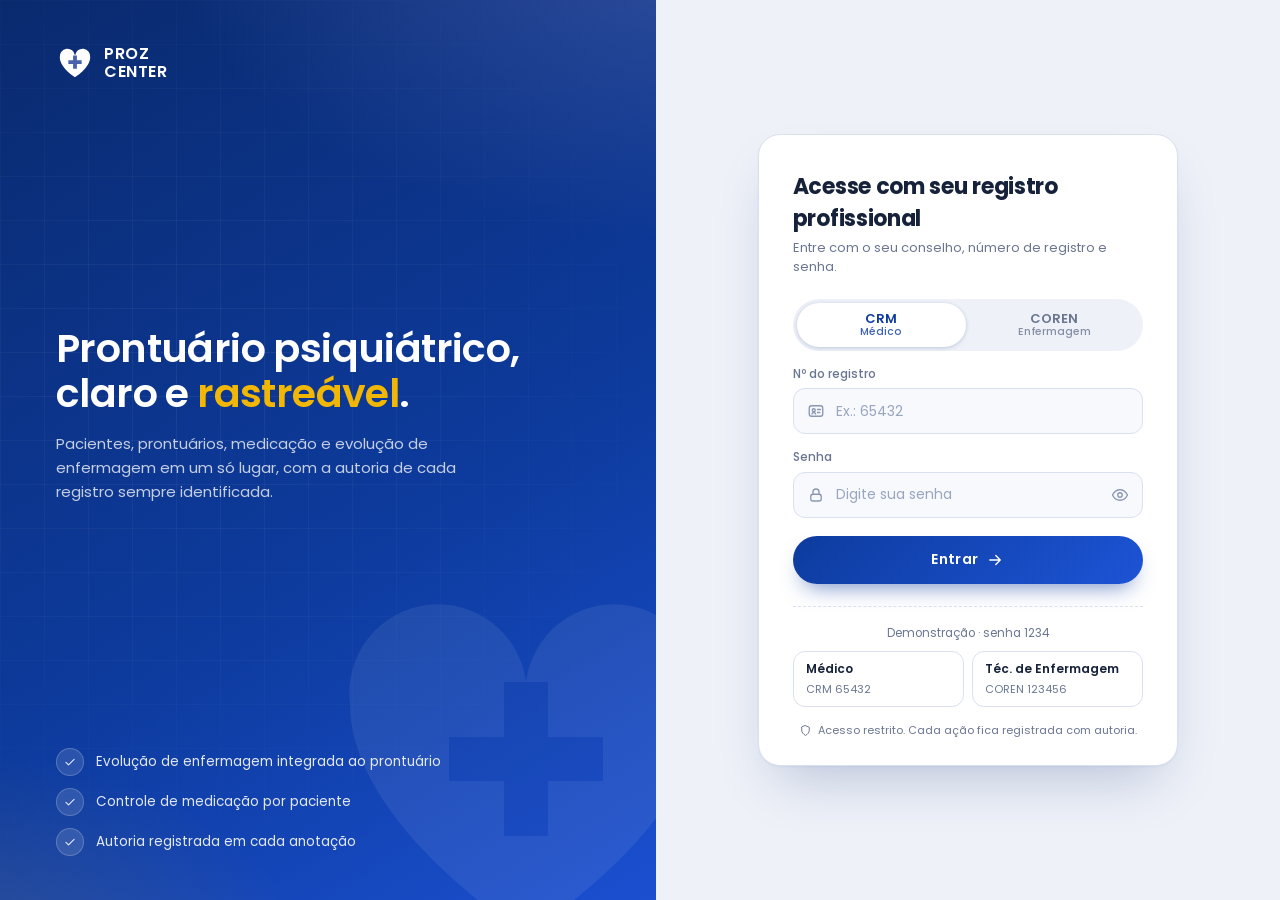
<file: index.html>
<!DOCTYPE html><html lang="pt-BR">
<head><meta charset="utf-8"><meta name="viewport" content="width=device-width, initial-scale=1, viewport-fit=cover"><meta name="theme-color" content="#4a62ad"><title>PROZ CENTER · Prontuário</title>
<meta name="description" content="Sistema de prontuário e evolução de enfermagem para ala psiquiátrica: pacientes, prontuários, medicação e registro de autoria.">
<meta name="robots" content="noindex, nofollow">
<link rel="icon" href="data:image/svg+xml,%3Csvg xmlns='http://www.w3.org/2000/svg' viewBox='0 0 40 40'%3E%3Crect width='40' height='40' rx='8' fill='%234a62ad'/%3E%3Cpath d='M20 34S6 25 6 15a7 7 0 0 1 14-2 7 7 0 0 1 14 2c0 10-14 19-14 19z' fill='%23fff'/%3E%3Cpath d='M20 13v13M13.500 19.500h13' stroke='%234a62ad' stroke-width='3.500'/%3E%3C/svg%3E">
<link rel="icon" type="image/png" sizes="32x32" href="favicon-32.png"><link rel="apple-touch-icon" href="apple-touch-icon.png">
<meta property="og:type" content="website"><meta property="og:title" content="PROZ CENTER · Prontuário"><meta property="og:description" content="Sistema de prontuário e evolução de enfermagem para ala psiquiátrica: pacientes, prontuários, medicação e registro de autoria."><meta property="og:image" content="og-image.png"><meta property="og:image:width" content="1200"><meta property="og:image:height" content="630"><meta property="og:locale" content="pt_BR">
<meta name="twitter:card" content="summary_large_image"><meta name="twitter:image" content="og-image.png">
<link href="https://fonts.googleapis.com/css2?family=Poppins:wght@400;500;600;700&display=swap" rel="stylesheet">
<link rel="stylesheet" href="style.css"></head>
<body><div id="app"></div><dialog id="dlg"></dialog>
<script src="script.js" defer></script></body>
</html>
</file>
<file: style.css>
:root {
  --side:#4a62ad;
  --pri:#0d3b9e;
  --navy:#0a2a6e;
  --bg:#eef1f8;
  --tx:#16213a;
  --mut:#6a7690;
  --bd:#d9e0f0;
  --red:#d32f2f;
  --grn:#2e7d32;
  --yel:#f2b705
}

* {
  box-sizing:border-box
}

html,body {
  margin:0
}

body {
  background:var(--bg);
  color:var(--tx);
  font:14px/1.45 Poppins,system-ui,sans-serif
}

button,input,select,textarea {
  font:inherit;
  color:inherit
}

html {
  -webkit-text-size-adjust:100%
}

body {
  overflow-x:hidden
}

img {
  max-width:100%
}

.app {
  display:grid;
  grid-template-columns:230px minmax(0,1fr);
  min-height:100vh
}

.side {
  background:var(--side);
  color:#fff;
  padding:18px 0;
  display:flex;
  flex-direction:column;
  position:sticky;
  top:0;
  height:100vh;
  height:100dvh;
  overflow-y:auto
}

.side-x,.burger,.scrim {
  display:none
}

.brand {
  display:flex;
  gap:8px;
  align-items:center;
  padding:0 18px 22px;
  font-weight:600;
  line-height:1.1;
  letter-spacing:.5px
}

.brand svg {
  width:34px;
  height:34px;
  flex:none
}

.nav {
  background:none;
  border:0;
  color:#fff;
  text-align:left;
  padding:14px 18px;
  cursor:pointer;
  display:flex;
  gap:10px;
  align-items:center;
  width:100%;
  font-weight:500
}

.nav:hover,.nav.on {
  background:rgba(255,255,255,.18)
}

.main {
  padding:16px 22px;
  min-width:0
}

.bar {
  display:flex;
  gap:12px;
  align-items:center;
  margin-bottom:18px
}

.search {
  flex:1;
  background:var(--pri);
  border:0;
  border-radius:99px;
  padding:10px 18px;
  color:#fff
}

.search::placeholder {
  color:#c9d6f6
}

.me {
  margin-left:auto;
  font-size:12px;
  text-align:right;
  color:var(--mut);
  line-height:1.35;
  min-width:max-content
}

.me b {
  color:var(--tx);
  display:block;
  font-size:13px;
  font-weight:700
}

.me {
  white-space:nowrap
}

.me b {
  color:var(--tx);
  display:block
}

h1 {
  font-size:20px;
  margin:0 0 4px
}

h2 {
  font-size:15px;
  margin:0 0 10px;
  display:flex;
  justify-content:space-between;
  align-items:center;
  gap:8px
}

.sub {
  color:var(--mut);
  margin:0 0 16px
}

.card {
  background:#fff;
  border:1px solid var(--bd);
  border-radius:12px;
  padding:16px;
  margin-bottom:14px
}

.big {
  display:grid;
  grid-template-columns:repeat(auto-fit,minmax(220px,1fr));
  gap:16px;
  margin-bottom:18px
}

.tile {
  background:var(--pri);
  color:#fff;
  border:0;
  border-radius:12px;
  padding:18px;
  text-align:left;
  cursor:pointer;
  display:block;
  width:100%
}

.tile b {
  display:block;
  font-size:26px
}

.tile.y {
  background:var(--yel);
  color:#3a2d00
}

.pills {
  display:flex;
  gap:10px;
  flex-wrap:wrap
}

.btn {
  background:var(--pri);
  color:#fff;
  border:0;
  border-radius:99px;
  padding:8px 18px;
  cursor:pointer;
  font-weight:600
}

.btn.s {
  padding:4px 12px;
  font-size:12px
}

.btn.o {
  background:#e3eafb;
  color:var(--pri)
}

.btn.r {
  background:var(--red)
}

.btn:disabled {
  opacity:.4;
  cursor:not-allowed
}

input,select,textarea {
  width:100%;
  background:#f7f9fd;
  border:1px solid var(--bd);
  border-radius:8px;
  padding:8px
}

label {
  display:block;
  font-size:12px;
  color:var(--mut);
  margin:9px 0 3px
}

table {
  width:100%;
  border-collapse:collapse;
  font-size:13px
}

th {
  background:var(--pri);
  color:#fff;
  font-weight:500;
  text-align:left;
  padding:8px
}

td {
  padding:8px;
  border-bottom:1px solid var(--bd);
  vertical-align:top
}

tr.lk {
  cursor:pointer
}

tr.lk:hover td {
  background:#f3f6fd
}

.tw {
  overflow-x:auto
}

.tag {
  font-size:11px;
  padding:2px 10px;
  border-radius:99px;
  background:#dff3e2;
  color:var(--grn);
  font-weight:600
}

.tag.x {
  background:#fde3e3;
  color:var(--red)
}

.by {
  font-size:11px;
  color:var(--mut)
}

.alert {
  color:var(--red);
  font-weight:600
}

.ob {
  background:#fde3e3;
  color:var(--red);
  padding:10px;
  border-radius:10px;
  margin-bottom:12px;
  font-weight:600
}

.g2 {
  display:grid;
  grid-template-columns:1fr 1fr;
  gap:14px
}

.row {
  display:grid;
  grid-template-columns:1fr 1fr;
  gap:8px
}

.vit {
  display:grid;
  grid-template-columns:repeat(3,1fr);
  gap:8px
}

.vit div {
  border:1px solid var(--bd);
  border-radius:10px;
  padding:8px
}

.vit b {
  font-size:18px;
  display:block
}

.vit span {
  font-size:11px;
  color:var(--mut)
}

.note {
  border-bottom:1px solid var(--bd);
  padding:8px 0
}

.note p {
  margin:4px 0;
  white-space:pre-wrap
}

.yel {
  background:#fff6d6;
  border-color:var(--yel)
}

dialog {
  border:0;
  border-radius:14px;
  width:min(520px,94vw);
  padding:18px
}

dialog::backdrop {
  background:rgba(0,0,0,.5)
}

/* ===== LOGIN ===== */
.login {
  min-height:100vh;
  display:grid;
  grid-template-columns:minmax(0,1.05fr) minmax(0,1fr);
  background:var(--bg)
}

.l-hero {
  position:relative;
  overflow:hidden;
  color:#fff;
  padding:44px 56px;
  display:flex;
  flex-direction:column;
  justify-content:space-between;
  gap:32px;
  background:radial-gradient(900px 520px at 108% -8%,rgba(74,98,173,.6),transparent 60%),radial-gradient(640px 420px at -10% 112%,rgba(242,183,5,.16),transparent 62%),linear-gradient(150deg,#0a2a6e 0%,#0d3b9e 60%,#1b4fd0 100%)
}

.l-hero::before {
  content:"";
  position:absolute;
  inset:0;
  background-image:linear-gradient(rgba(255,255,255,.06) 1px,transparent 1px),linear-gradient(90deg,rgba(255,255,255,.06) 1px,transparent 1px);
  background-size:44px 44px;
  -webkit-mask-image:radial-gradient(circle at 30% 42%,#000,transparent 75%);
  mask-image:radial-gradient(circle at 30% 42%,#000,transparent 75%);
  pointer-events:none
}

.l-hero>* {
  position:relative;
  z-index:1
}

.l-hero>.l-mark {
  position:absolute;
  z-index:0;
  right:-90px;
  bottom:-90px;
  width:440px;
  height:440px;
  opacity:.07;
  pointer-events:none
}

.l-brand {
  display:flex;
  gap:10px;
  align-items:center;
  font-weight:600;
  line-height:1.1;
  letter-spacing:.6px;
  font-size:16px
}

.l-brand svg {
  width:38px;
  height:38px;
  flex:none
}

.l-copy h1 {
  font-size:clamp(28px,3.1vw,42px);
  line-height:1.14;
  letter-spacing:-.6px;
  font-weight:600;
  margin:0 0 16px;
  max-width:13em
}

.l-copy h1 em {
  font-style:normal;
  color:var(--yel)
}

.l-copy p {
  margin:0;
  max-width:30em;
  font-size:15px;
  line-height:1.6;
  color:rgba(255,255,255,.76)
}

.l-feat {
  list-style:none;
  margin:0;
  padding:0;
  display:grid;
  gap:12px
}

.l-feat li {
  display:flex;
  gap:12px;
  align-items:center;
  font-size:13.5px;
  color:rgba(255,255,255,.88)
}

.l-feat i {
  flex:none;
  width:28px;
  height:28px;
  border-radius:50%;
  display:grid;
  place-items:center;
  background:rgba(255,255,255,.12);
  border:1px solid rgba(255,255,255,.2)
}

.l-feat svg {
  width:14px;
  height:14px
}

.l-pane {
  display:grid;
  place-items:center;
  padding:32px 24px
}

.l-card {
  width:min(420px,100%);
  background:#fff;
  border:1px solid var(--bd);
  border-radius:22px;
  padding:36px 34px 26px;
  box-shadow:0 1px 2px rgba(10,42,110,.05),0 28px 56px -20px rgba(10,42,110,.25);
  animation:l-up .5s ease both
}

@keyframes l-up {
  from {
  opacity:0;
  transform:translateY(12px)
}

}

.l-card h2 {
  display:block;
  font-size:22px;
  letter-spacing:-.3px;
  margin:0 0 4px
}

.l-card .l-sub {
  margin:0;
  color:var(--mut);
  font-size:13px
}

.seg {
  display:grid;
  grid-template-columns:1fr 1fr;
  gap:4px;
  background:var(--bg);
  border-radius:99px;
  padding:4px;
  margin:22px 0 2px
}

.seg label {
  margin:0;
  position:relative;
  cursor:pointer;
  font-size:13px;
  color:var(--mut)
}

.seg input {
  position:absolute;
  opacity:0;
  width:0;
  height:0;
  padding:0;
  border:0
}

.seg span {
  display:block;
  text-align:center;
  padding:8px 6px;
  border-radius:99px;
  font-weight:600;
  line-height:1.2;
  transition:background .2s,color .2s,box-shadow .2s
}

.seg small {
  display:block;
  font-size:10.5px;
  font-weight:500;
  opacity:.8
}

.seg input:checked+span {
  background:#fff;
  color:var(--pri);
  box-shadow:0 1px 4px rgba(10,42,110,.2)
}

.seg input:focus-visible+span {
  outline:2px solid var(--pri);
  outline-offset:2px
}

.fld {
  position:relative
}

.fld label {
  margin:14px 0 6px;
  font-weight:500
}

.fld .ic {
  position:absolute;
  left:14px;
  bottom:14px;
  width:18px;
  height:18px;
  color:#8b97b3;
  pointer-events:none;
  transition:color .2s
}

.fld:focus-within .ic {
  color:var(--pri)
}

.l-card .fld input {
  height:46px;
  padding:0 44px 0 42px;
  border-radius:12px;
  font-size:14px;
  transition:border-color .2s,box-shadow .2s,background .2s
}

.l-card .fld input::placeholder {
  color:#9aa5bf
}

.l-card .fld input:focus {
  outline:0;
  border-color:var(--pri);
  background:#fff;
  box-shadow:0 0 0 4px rgba(13,59,158,.12)
}

.eye {
  position:absolute;
  right:6px;
  bottom:6px;
  width:34px;
  height:34px;
  border:0;
  border-radius:10px;
  background:none;
  color:#8b97b3;
  cursor:pointer;
  display:grid;
  place-items:center
}

.eye:hover {
  color:var(--pri);
  background:#eef1f8
}

.eye svg {
  width:18px;
  height:18px
}

.eye.on {
  color:var(--pri)
}

.l-err {
  margin:12px 0 0;
  font-size:12.5px;
  font-weight:500;
  color:var(--red)
}

.l-err:empty {
  display:none
}

.l-err:not(:empty) {
  background:#fde3e3;
  padding:9px 12px;
  border-radius:10px
}

.btn.l-go {
  width:100%;
  height:48px;
  margin-top:18px;
  display:flex;
  align-items:center;
  justify-content:center;
  gap:8px;
  font-size:14px;
  letter-spacing:.3px;
  background:linear-gradient(135deg,#0d3b9e,#1d54d6);
  box-shadow:0 12px 22px -10px rgba(13,59,158,.6);
  transition:transform .15s,box-shadow .15s
}

.btn.l-go:hover {
  transform:translateY(-1px);
  box-shadow:0 16px 26px -10px rgba(13,59,158,.65)
}

.btn.l-go:active {
  transform:none
}

.btn.l-go:focus-visible {
  outline:3px solid rgba(13,59,158,.35);
  outline-offset:2px
}

.btn.l-go svg {
  width:18px;
  height:18px;
  transition:transform .2s
}

.btn.l-go:hover svg {
  transform:translateX(3px)
}

.l-demo {
  margin-top:22px;
  padding-top:18px;
  border-top:1px dashed var(--bd)
}

.l-demo p {
  margin:0 0 10px;
  text-align:center;
  font-size:11.5px;
  color:var(--mut)
}

.l-demo div {
  display:flex;
  gap:8px
}

.l-demo button {
  flex:1;
  text-align:left;
  cursor:pointer;
  background:#fff;
  border:1px solid var(--bd);
  border-radius:12px;
  padding:8px 12px;
  transition:border-color .2s,background .2s
}

.l-demo button:hover {
  border-color:var(--pri);
  background:#f3f6fd
}

.l-demo b {
  display:block;
  font-size:12px;
  font-weight:600
}

.l-demo span {
  font-size:11px;
  color:var(--mut)
}

.l-note {
  margin:16px 0 0;
  display:flex;
  gap:6px;
  align-items:center;
  justify-content:center;
  font-size:11px;
  color:var(--mut);
  text-align:center
}

.l-note svg {
  width:13px;
  height:13px;
  flex:none
}

@media(max-width:900px) {
  .login {
  grid-template-columns:1fr;
  grid-template-rows:auto 1fr
}

.l-hero {
  padding:22px 24px
}

.l-copy,.l-feat {
  display:none
}

.l-hero>.l-mark {
  width:220px;
  height:220px;
  right:-50px;
  bottom:-70px
}

.l-pane {
  align-items:start;
  padding:24px 16px 32px
}

.l-card {
  padding:28px 22px 22px
}

}

@media(prefers-reduced-motion:reduce) {
  .l-card {
  animation:none
}

.btn.l-go,.btn.l-go svg {
  transition:none
}

}

/* ===== RESPONSIVO: menu lateral oculto (gaveta) no celular/tablet ===== */
.burger {
  width:42px;
  height:42px;
  flex:none;
  border:0;
  border-radius:12px;
  background:var(--pri);
  color:#fff;
  cursor:pointer;
  align-items:center;
  justify-content:center
}

.burger svg {
  width:22px;
  height:22px
}

.side-x {
  margin-left:auto;
  width:36px;
  height:36px;
  border:0;
  border-radius:10px;
  background:rgba(255,255,255,.18);
  color:#fff;
  font-size:20px;
  line-height:1;
  cursor:pointer;
  align-items:center;
  justify-content:center
}

.side-me {
  display:none
}

.burger:focus-visible,.side-x:focus-visible,.nav:focus-visible,.fab:focus-visible {
  outline:3px solid var(--yel);
  outline-offset:2px
}

@media(max-width:900px) {
  
 .app {
  grid-template-columns:minmax(0,1fr)
}

 .side {
  position:fixed;
  left:0;
  top:0;
  bottom:0;
  height:auto;
  width:min(290px,84vw);
  z-index:60;
  transform:translateX(-102%);
  visibility:hidden;
  transition:transform .25s ease,visibility 0s linear .25s;
  box-shadow:none;
  padding-top:max(18px,env(safe-area-inset-top))
}

 body.menu-open .side {
  transform:none;
  visibility:visible;
  transition:transform .25s ease,visibility 0s;
  box-shadow:8px 0 32px rgba(0,0,0,.3)
}

 .scrim {
  display:block;
  position:fixed;
  inset:0;
  z-index:55;
  background:rgba(10,20,50,.5);
  opacity:0;
  pointer-events:none;
  transition:opacity .25s
}

 body.menu-open .scrim {
  opacity:1;
  pointer-events:auto
}

 body.menu-open {
  overflow:hidden
}

 .burger,.side-x {
  display:inline-flex
}

 .brand {
  padding-right:14px
}

 .side-me {
  display:block;
  margin:auto 0 0;
  padding:14px 18px 8px;
  border-top:1px solid rgba(255,255,255,.25);
  font-size:12px;
  opacity:.95
}

.side-me b {
  display:block;
  font-size:13px
}

 .me {
  display:none
}

 .nav {
  padding:15px 18px;
  font-size:15px
}

}

@media(max-width:700px) {
  
 .main {
  padding:12px 12px 84px
}

 .bar {
  gap:10px;
  margin-bottom:14px;
  position:sticky;
  top:0;
  z-index:20;
  background:var(--bg);
  padding:8px 0;
  margin-top:-4px
}

 .search {
  min-width:0;
  font-size:16px;
  padding:11px 16px
}

 h1 {
  font-size:18px
}

.sub {
  font-size:13px
}

 h2 {
  flex-wrap:wrap
}

 .g2,.row {
  grid-template-columns:1fr !important
}

 .vit {
  grid-template-columns:repeat(2,1fr) !important
}

 .row[style*="repeat(4"] {
  grid-template-columns:1fr 1fr !important
}

 .big {
  grid-template-columns:1fr 1fr;
  gap:10px
}

.tile {
  padding:14px
}

.tile b {
  font-size:22px
}

 .card {
  padding:12px
}

 .chips {
  flex-wrap:nowrap;
  overflow-x:auto;
  padding-bottom:4px;
  -webkit-overflow-scrolling:touch
}

.chip {
  white-space:nowrap;
  flex:none
}

 input,select,textarea {
  font-size:16px
}

 .btn {
  padding:10px 18px
}

.btn.s {
  padding:8px 14px;
  font-size:13px
}

 dialog {
  width:94vw;
  padding:14px
}

 .a11y-list {
  max-width:none
}

.a11y-row {
  padding:12px
}

 /* tabelas viram cartões */
 .card.tw {
  background:none;
  border:0;
  padding:0
}

 .tw {
  overflow:visible
}

 table,tbody {
  display:block;
  width:100%
}

 tr.hd {
  display:none
}

 tr {
  display:block;
  background:#fff;
  border:1px solid var(--bd);
  border-radius:12px;
  padding:4px 12px;
  margin:0 0 10px
}

 tr.lk:active {
  background:#f3f6fd
}

 td {
  display:grid;
  grid-template-columns:minmax(80px,38%) minmax(0,1fr);
  gap:10px;
  align-items:start;
  border:0;
  border-bottom:1px dashed var(--bd);
  padding:8px 0;
  max-width:none !important;
  word-break:break-word
}

 td:last-child {
  border-bottom:0
}

 td::before {
  content:attr(data-label);
  font-size:11px;
  font-weight:600;
  color:var(--mut);
  text-transform:uppercase;
  letter-spacing:.3px;
  padding-top:2px
}

 td[data-label=""] {
  display:block
}

td[data-label=""]::before {
  display:none
}

 .tv {
  min-width:0
}

 .tv .btn {
  margin-top:2px
}

}

@media(min-width:901px) {
  .scrim {
  display:none !important
}

}

/* botão flutuante: criado somente após login e quando a opção de leitura estiver ativada */
.fab {
  position:fixed;
  right:max(16px,env(safe-area-inset-right));
  bottom:max(76px,calc(env(safe-area-inset-bottom) + 60px));
  z-index:2147483646 !important;
  display:flex;
  align-items:center;
  gap:8px;
  height:50px;
  padding:0 18px 0 14px;
  border:0;
  border-radius:99px;
  background:var(--navy);
  color:#fff;
  font-weight:600;
  cursor:pointer;
  box-shadow:0 8px 22px -6px rgba(10,42,110,.6)
}

.fab svg {
  width:22px;
  height:22px;
  flex:none
}

.fab[aria-pressed="true"] {
  background:var(--red)
}

.fab[hidden] {
  display:none !important
}

.fab .ico-stop {
  display:none
}

.fab[aria-pressed="true"] .ico-play {
  display:none
}

.fab[aria-pressed="true"] .ico-stop {
  display:block
}

@media(max-width:700px) {
  .fab {
  width:52px;
  height:52px;
  padding:0;
  justify-content:center
}

.fab span {
  display:none
}

}

body.menu-open .fab {
  display:none
}

/* O widget precisa permanecer acima de overlays/elementos injetados pelo HTMLy. */
#a11y-fab {
  position:fixed !important;
  z-index:2147483647 !important;
  pointer-events:auto !important
}

.tag.w {
  background:#fff1c2;
  color:#8a6100
}

.tag.g {
  background:#e6e9f2;
  color:var(--mut)
}

.tag.d {
  background:#e3eafb;
  color:var(--pri);
  margin-left:6px
}

.chips {
  display:flex;
  gap:8px;
  flex-wrap:wrap;
  margin-bottom:14px
}

.chip {
  border:1px solid var(--bd);
  background:#fff;
  border-radius:99px;
  padding:5px 14px;
  cursor:pointer;
  font-weight:500;
  color:var(--mut)
}

.chip.on {
  background:var(--pri);
  color:#fff;
  border-color:var(--pri)
}

.warn {
  background:#fff6d6;
  border:1px solid var(--yel);
  border-radius:10px;
  padding:10px;
  margin:10px 0;
  font-size:13px
}

.warn.bad {
  background:#fde3e3;
  border-color:var(--red);
  color:#7a1212
}

.checks {
  display:flex;
  flex-wrap:wrap;
  gap:6px 14px
}

.checks label {
  display:flex;
  align-items:center;
  gap:6px;
  margin:0;
  color:var(--tx);
  font-size:13px;
  cursor:pointer
}

.checks input {
  width:auto
}

.sec {
  font-size:12px;
  font-weight:600;
  color:var(--pri);
  text-transform:uppercase;
  letter-spacing:.5px;
  margin:18px 0 4px;
  border-bottom:1px solid var(--bd);
  padding-bottom:4px
}

.ev {
  border-left:4px solid var(--bd);
  padding:4px 0 10px 12px;
  margin-bottom:12px
}

.ev.Alto {
  border-color:var(--red)
}

.ev.Moderado {
  border-color:var(--yel)
}

.ev.Baixo {
  border-color:var(--grn)
}

.kv {
  display:grid;
  grid-template-columns:repeat(auto-fit,minmax(150px,1fr));
  gap:4px 14px;
  margin:6px 0
}

.kv span {
  font-size:11px;
  color:var(--mut);
  display:block
}

.need {
  background:#eef4ff;
  border-radius:10px;
  padding:10px;
  white-space:pre-wrap
}

dialog {
  max-height:92vh
}

/* ===== DASHBOARD INICIAL: resumo limpo e responsivo ===== */
.dashboard-head {
  margin-bottom:14px
}

.dashboard-summary {
  display:grid;
  grid-template-columns:repeat(4,minmax(0,1fr));
  gap:10px;
  margin-bottom:14px
}

.dashboard-stat {
  background:#fff;
  border:1px solid var(--bd);
  border-radius:12px;
  padding:13px 14px;
  min-width:0
}

.dashboard-stat b {
  display:block;
  font-size:23px;
  line-height:1.1;
  color:var(--pri)
}

.dashboard-stat span {
  display:block;
  margin-top:4px;
  color:var(--mut);
  font-size:11.5px
}

.dashboard-grid {
  display:grid;
  grid-template-columns:minmax(0,1.35fr) minmax(260px,.65fr);
  gap:14px;
  margin-bottom:14px
}

.dashboard-card {
  background:#fff;
  border:1px solid var(--bd);
  border-radius:12px;
  padding:14px
}

.dashboard-card h2 {
  margin-bottom:12px
}

.turno-metrics {
  display:grid;
  grid-template-columns:repeat(3,minmax(0,1fr));
  gap:10px
}

.turno-metric {
  border:1px solid var(--bd);
  border-radius:10px;
  padding:12px;
  background:#f8faff
}

.turno-metric b {
  display:block;
  font-size:22px;
  line-height:1.1;
  color:var(--pri)
}

.turno-metric span {
  display:block;
  margin-top:5px;
  font-size:11px;
  color:var(--mut);
  line-height:1.35
}

.turno-metric small {
  display:block;
  margin-top:7px;
  font-size:10px;
  color:var(--mut)
}

.chart-bars {
  display:grid;
  gap:10px
}

.chart-row {
  display:grid;
  grid-template-columns:96px minmax(0,1fr) 34px;
  align-items:center;
  gap:9px;
  font-size:12px
}

.chart-row>span:first-child {
  color:var(--mut);
  white-space:nowrap;
  overflow:hidden;
  text-overflow:ellipsis
}

.chart-track {
  height:10px;
  background:#e9edf7;
  border-radius:99px;
  overflow:hidden
}

.chart-fill {
  height:100%;
  min-width:3px;
  background:var(--pri);
  border-radius:99px
}

.chart-fill.moderate {
  background:var(--yel)
}

.chart-fill.danger {
  background:var(--red)
}

.chart-row>b {
  text-align:right
}

.quick-filters {
  display:grid;
  grid-template-columns:repeat(3,minmax(0,1fr));
  gap:10px;
  margin-bottom:14px
}

.quick-filter {
  display:flex;
  align-items:center;
  justify-content:space-between;
  gap:10px;
  width:100%;
  min-height:58px;
  padding:11px 13px;
  background:#fff;
  border:1px solid var(--bd);
  border-radius:12px;
  color:var(--tx);
  text-align:left;
  cursor:pointer;
  transition:border-color .15s,background .15s,transform .15s
}

.quick-filter:hover {
  border-color:var(--pri);
  background:#f7f9fd;
  transform:translateY(-1px)
}

.quick-filter strong {
  display:block;
  font-size:12.5px
}

.quick-filter small {
  display:block;
  color:var(--mut);
  font-size:10.5px;
  margin-top:2px
}

.quick-filter b {
  font-size:20px;
  color:var(--pri);
  flex:none
}

.dashboard-priority {
  margin-bottom:14px
}

.dashboard-chart-note {
  margin:10px 0 0
}

.dashboard-actions {
  display:flex;
  flex-wrap:wrap;
  gap:8px
}

.dashboard-data-note {
  margin:0 0 12px;
  padding:9px 11px;
  background:#f7f9fd;
  border:1px solid var(--bd);
  border-radius:9px
}

@media(max-width:1000px) {
  .dashboard-summary {
  grid-template-columns:repeat(2,1fr)
}

.dashboard-grid {
  grid-template-columns:1fr
}

.quick-filters {
  grid-template-columns:repeat(2,1fr)
}

}

@media(max-width:700px) {
  .dashboard-summary {
  grid-template-columns:repeat(2,1fr);
  gap:8px
}

.dashboard-stat {
  padding:11px
}

.dashboard-stat b {
  font-size:20px
}

.dashboard-grid {
  gap:10px
}

.dashboard-card {
  padding:12px
}

.quick-filters {
  grid-template-columns:1fr 1fr;
  gap:8px
}

.quick-filter {
  min-height:54px;
  padding:10px
}

.quick-filter strong {
  font-size:11.5px
}

.chart-row {
  grid-template-columns:78px minmax(0,1fr) 28px;
  gap:7px
}

.dashboard-actions .btn {
  flex:1 1 calc(50% - 8px)
}

}

/* ========= ACESSIBILIDADE (mesmos recursos do RASTRO, gratuitos e sem dependências pagas) ========= */
@font-face {
  font-family:"OpenDyslexic";
  src:url("https://cdn.jsdelivr.net/gh/antijingoist/opendyslexic@master/compiled/OpenDyslexic-Regular.otf") format("opentype");
  font-weight:400;
  font-style:normal;
  font-display:swap
}

@font-face {
  font-family:"OpenDyslexic";
  src:url("https://cdn.jsdelivr.net/gh/antijingoist/opendyslexic@master/compiled/OpenDyslexic-Bold.otf") format("opentype");
  font-weight:700;
  font-style:normal;
  font-display:swap
}

.a11y-list {
  max-width:560px
}

.a11y-row {
  display:flex;
  align-items:center;
  justify-content:space-between;
  gap:12px;
  padding:12px 14px;
  border:1px solid var(--bd);
  border-radius:10px;
  background:#fff;
  margin-bottom:8px
}

.a11y-row span {
  font-size:14px;
  font-weight:500
}

.a11y-row small {
  display:block;
  font-size:11.5px;
  color:var(--mut);
  font-weight:400;
  margin-top:2px
}

.a11y-btn-group {
  display:flex;
  gap:6px
}

.a11y-btn {
  width:34px;
  height:34px;
  border:1px solid var(--bd);
  background:#fff;
  border-radius:8px;
  cursor:pointer;
  font-size:15px
}

.a11y-btn:hover {
  background:var(--bg)
}

.a11y-btn[aria-pressed="true"] {
  background:var(--pri);
  border-color:var(--pri);
  color:#fff
}

.a11y-sw {
  position:relative;
  width:42px;
  height:24px;
  border-radius:99px;
  background:#c5cde3;
  border:0;
  cursor:pointer;
  flex:none
}

.a11y-sw::after {
  content:"";
  position:absolute;
  top:3px;
  left:3px;
  width:18px;
  height:18px;
  border-radius:50%;
  background:#fff;
  transition:left .15s
}

.a11y-sw[aria-pressed="true"] {
  background:var(--pri)
}

.a11y-sw[aria-pressed="true"]::after {
  left:21px
}

.a11y-btn:focus-visible,.a11y-sw:focus-visible,.a11y-reset:focus-visible {
  outline:3px solid var(--yel);
  outline-offset:2px
}

.a11y-reset {
  margin-top:6px;
  background:#fff;
  border:1px solid var(--bd);
  color:var(--mut);
  border-radius:10px;
  padding:9px 16px;
  cursor:pointer
}

.a11y-reset:hover {
  color:var(--tx);
  background:var(--bg)
}

html[data-a11y-dyslexic="on"] * {
  font-family:"OpenDyslexic",Poppins,Arial,sans-serif !important
}

html[data-a11y-underline="on"] a {
  text-decoration:underline !important;
  text-underline-offset:3px
}

html[data-a11y-cursor="on"],html[data-a11y-cursor="on"] * {
  cursor:url('data:image/svg+xml;utf8,<svg xmlns="http://www.w3.org/2000/svg" width="40" height="40" viewBox="0 0 24 24"><path fill="black" stroke="white" stroke-width="1" d="M4 2l14 8-6 2 3 7-3 1-3-7-5 4z"/></svg>') 4 4,auto !important
}

html[data-a11y-grayscale="on"] {
  filter:grayscale(1) !important
}

html[data-a11y-spacing="on"] body,html[data-a11y-spacing="on"] p,html[data-a11y-spacing="on"] a,html[data-a11y-spacing="on"] span,html[data-a11y-spacing="on"] td,html[data-a11y-spacing="on"] th,html[data-a11y-spacing="on"] li,html[data-a11y-spacing="on"] label,html[data-a11y-spacing="on"] button {
  line-height:1.8 !important;
  letter-spacing:.03em !important;
  word-spacing:.08em !important
}

/* VLibras: o plugin só inicia uma vez por página, então ligar/desligar é por visibilidade */
html[data-a11y-vlibras="off"] #vlibras-wrapper,html[data-a11y-vlibras="off"] #vlibras-access-wrapper,html[data-a11y-vlibras="off"] [vw],html[data-a11y-vlibras="off"] [vw-access-button],html[data-a11y-vlibras="off"] [vw-plugin-wrapper],html[data-a11y-vlibras="off"] .vw-plugin-top-wrapper,html[data-a11y-vlibras="off"] div[vp] {
  display:none !important
}
</file>
